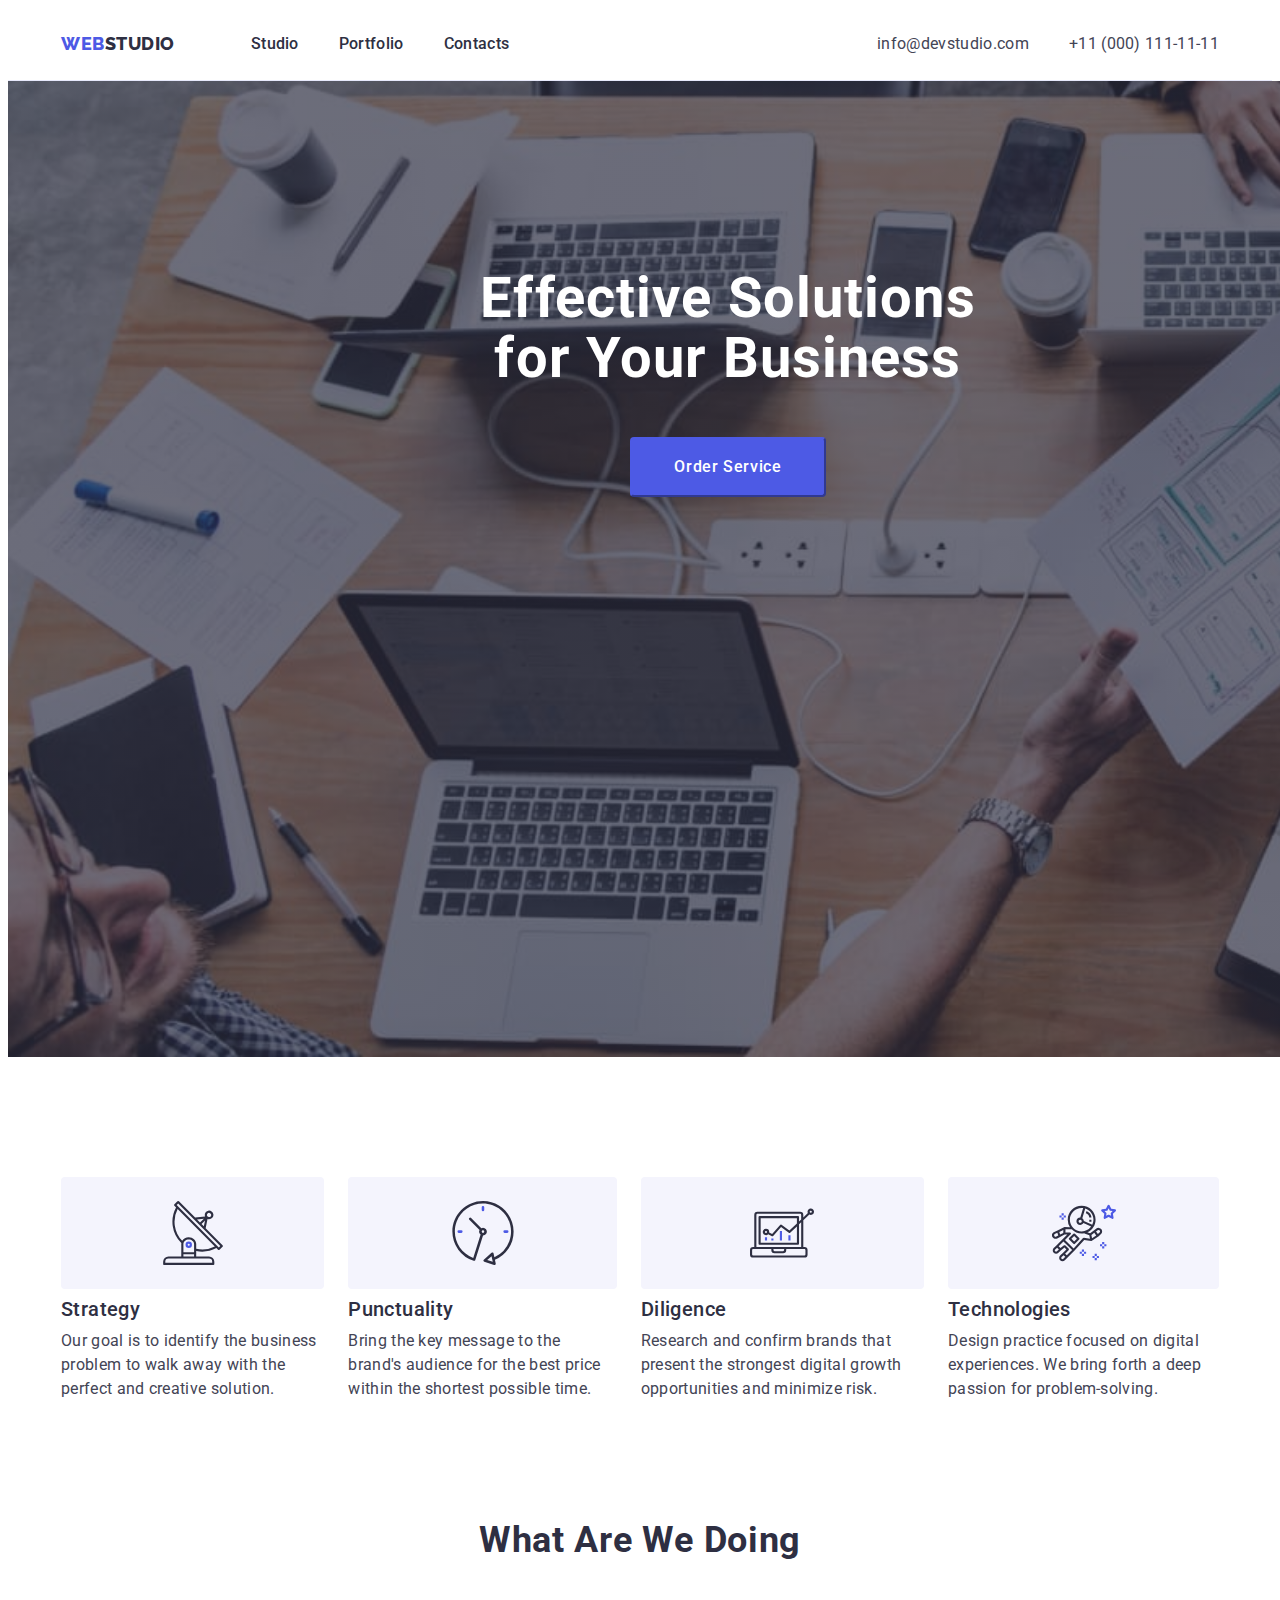
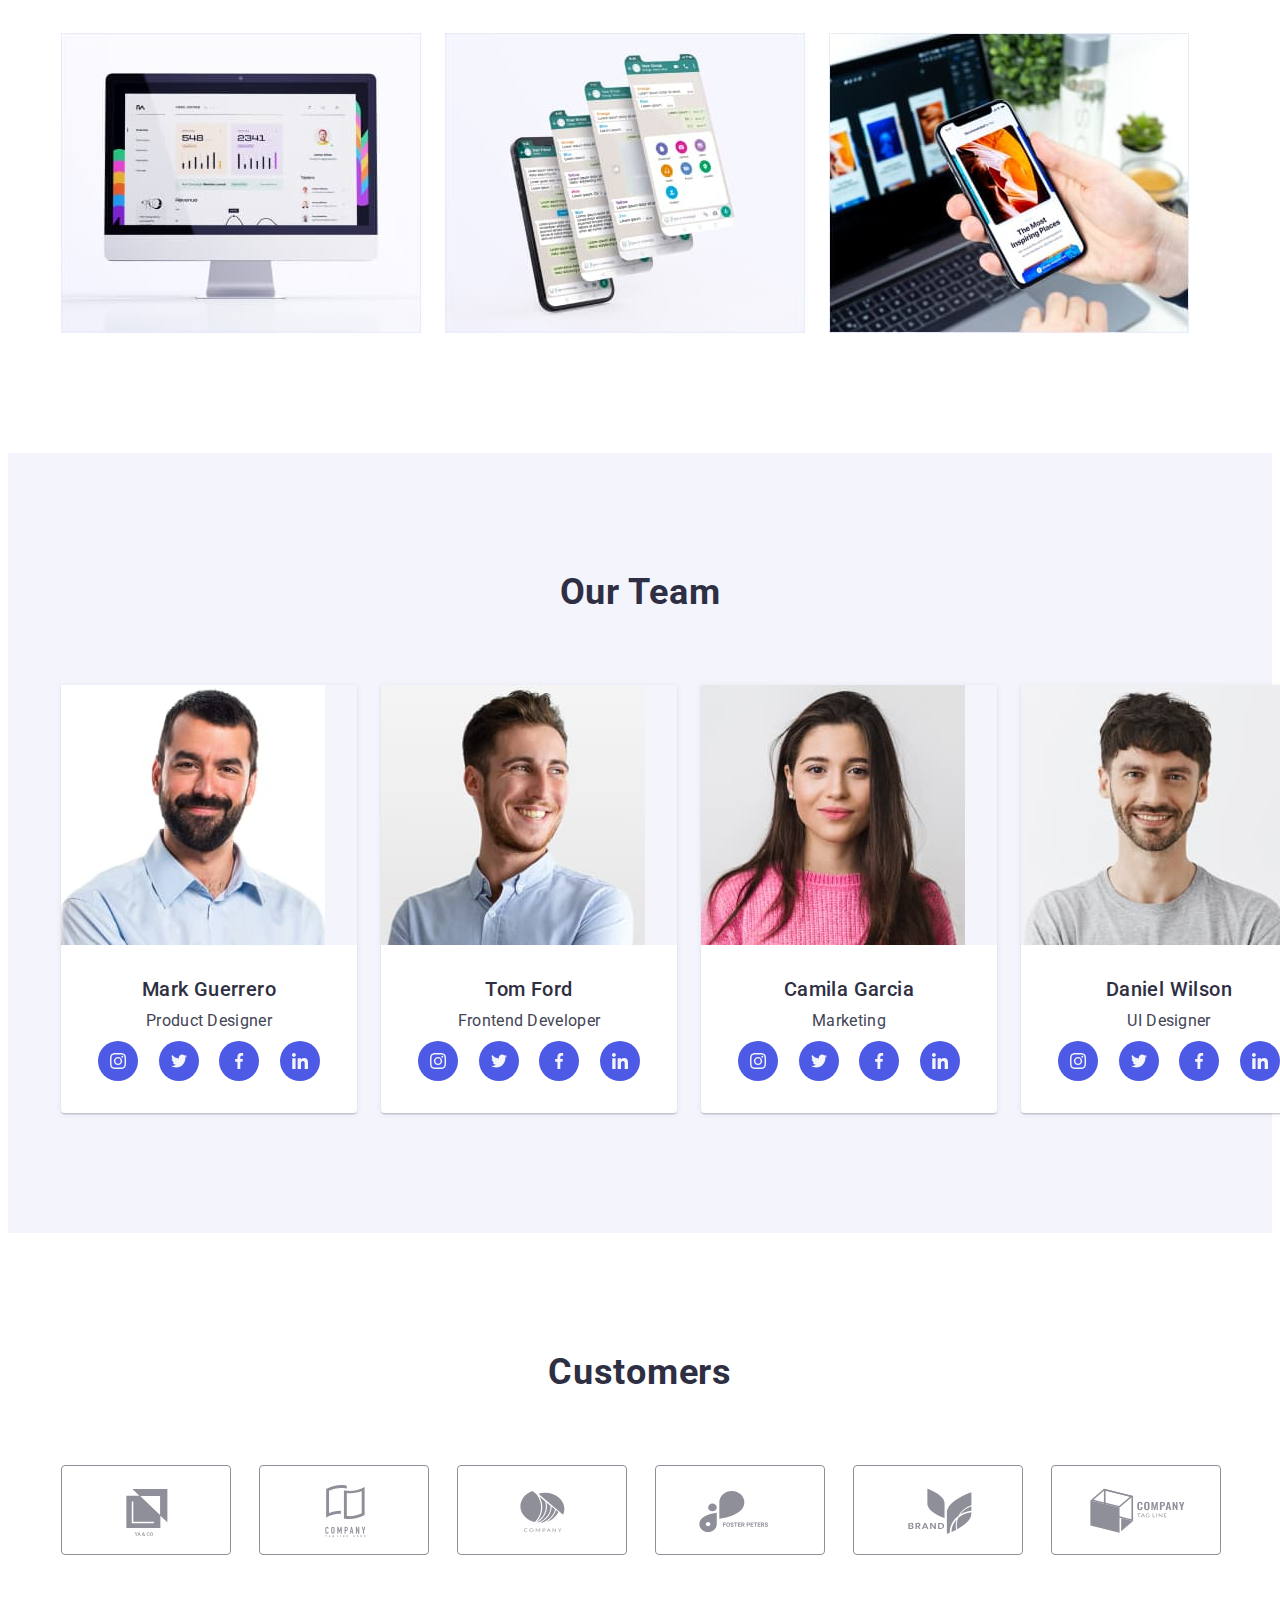
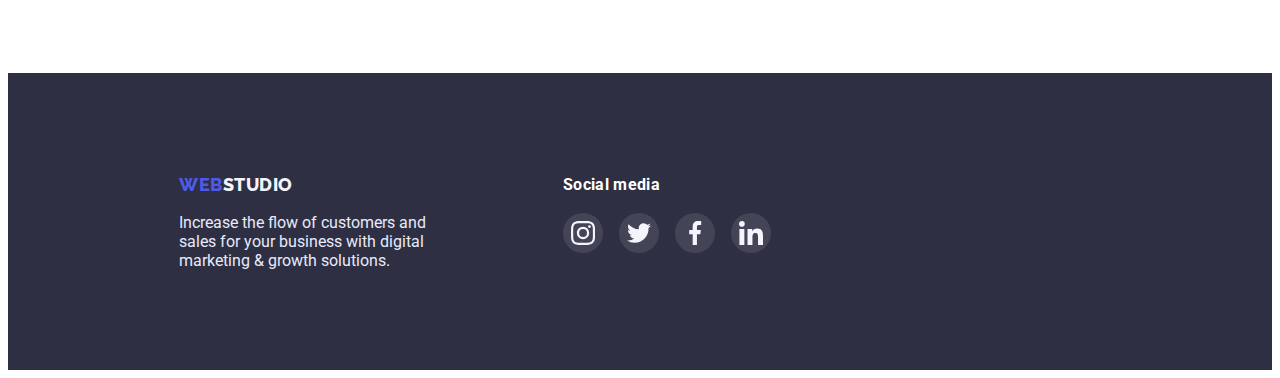
<file: index.html>
<!DOCTYPE html>
<html lang="en">
	<head>
		<meta charset="UTF-8" />
		<meta http-equiv="X-UA-Compatible" content="IE=edge" />
		<meta name="viewport" content="width=device-width, initial-scale=1.0" />
		<title>WebStudio</title>
		<link rel="preconnect" href="https://fonts.googleapis.com" />
		<link rel="preconnect" href="https://fonts.gstatic.com" crossorigin />
		<link
			href="https://fonts.googleapis.com/css2?family=Raleway:wght@800&family=Roboto:wght@400;500;700;900&display=swap"
			rel="stylesheet"
		/>
		<link
			rel="stylesheet"
			href="https://cdnjs.cloudflare.com/ajax/libs/modern-normalize/1.1.0/modern-normalize.min.css"
			integrity="sha512-wpPYUAdjBVSE4KJnH1VR1HeZfpl1ub8YT/NKx4PuQ5NmX2tKuGu6U/JRp5y+Y8XG2tV+wKQpNHVUX03MfMFn9Q=="
			crossorigin="anonymous"
			referrerpolicy="no-referrer"
		/>
		<link rel="stylesheet" href="./css/styles.css" />
	</head>
	<body>
		<header class="header">
			<div class="container header-content">
				<nav class="header-navigation">
					<a href="./index.html" class="header-logo link logo"><span>Web</span>Studio</a>
					<ul class="header-list list">
						<li class="header-item"><a href="" class="header-link link">Studio</a></li>
						<li class="header-item"><a href="./portfolio.html" class="header-link link">Portfolio</a></li>
						<li class="header-item"><a href="" class="header-link link">Contacts</a></li>
					</ul>
				</nav>

				<!-- Contacts -->
				<address class="header-adress">
					<ul class="header-adress-list list">
						<li><a href="mailto:info@devstudio.com" class="header-mail link">info@devstudio.com</a></li>

						<li><a href="tel:+110001111111" class="header-tel link">+11 (000) 111-11-11</a></li>
					</ul>
				</address>
			</div>
		</header>

		<main>
			<!-- Hero section-->
			<section class="hero">
				<div class="container hero-content">
					<h1 class="hero-title">Effective Solutions for Your Business</h1>
					<button type="button" class="hero-btn btn">Order Service</button>
				</div>
			</section>

			<!-- Our advantages -->

			<section class="advantages section">
				<div class="container">
					<h2 class="visually-hidden">Advantages</h2>
					<ul class="advantages-list list">
						<li class="advantages-item">
							<div class="advantages-content">
								<svg class="advantages-icons">
									<use href="./images/icons.svg#icon-antenna"></use>
								</svg>
							</div>
							<h3 class="advantages-title title">Strategy</h3>
							<p class="advantages-subtitle subtitle">
								Our goal is to identify the business problem to walk away with the perfect and creative solution.
							</p>
						</li>
						<li class="advantages-item">
							<div class="advantages-content">
								<svg class="advantages-icons">
									<use href="./images/icons.svg#icon-clock"></use></svg
							></div>
							<h3 class="advantages-title title">Punctuality</h3>
							<p class="advantages-subtitle subtitle">
								Bring the key message to the brand's audience for the best price within the shortest possible time.
							</p>
						</li>
						<li class="advantages-item">
							<div class="advantages-content">
								<svg class="advantages-icons">
									<use href="./images/icons.svg#icon-diagram"></use></svg
							></div>
							<h3 class="advantages-title title">Diligence</h3>
							<p class="advantages-subtitle subtitle">
								Research and confirm brands that present the strongest digital growth opportunities and minimize risk.
							</p>
						</li>
						<li class="advantages-item">
							<div class="advantages-content">
								<svg class="advantages-icons">
									<use href="./images/icons.svg#icon-astronaut"></use></svg
							></div>
							<h3 class="advantages-title title">Technologies</h3>
							<p class="advantages-subtitle subtitle subtitle">
								Design practice focused on digital experiences. We bring forth a deep passion for problem-solving.
							</p>
						</li>
					</ul>
				</div>
			</section>

			<!-- What are we doing -->
			<section class="services section">
				<div class="container">
					<h2 class="services-title">What are we doing</h2>
					<ul class="services-list list">
						<li class="services-item">
							<img src="./images/img1.jpg" alt="computer photo" width="360" />
						</li>
						<li class="services-item">
							<img src="./images/img2.jpg" alt="smartphone photo" width="360" />
						</li>
						<li class="services-item">
							<img src="./images/img3.jpg" alt="smartphone and komputer" width="360" />
						</li>
					</ul>
				</div>
			</section>
			<!-- Our team -->
			<section class="team section">
				<div class="container">
					<h2 class="team-title">Our Team</h2>
					<ul class="team-list list">
						<li class="team-item">
							<img src="./images/img4.jpg" alt="Mark Guerrero" width="264" />

							<div class="team-content">
								<h3 class="team-name title">Mark Guerrero</h3>
								<p class="team-post subtitle">Product Designer</p>
								<div class="team-icons">
									<ul class="social-media-list list">
										<li
											><a href="https://www.instagram.com/" class="team-bg-icons">
												<svg class="social-media-item" width="16" height="16">
													<use href="./images/icons.svg#icon-instagram"></use></svg
											></a>
										</li>
										<li
											><a href="https://twitter.com/" class="team-bg-icons">
												<svg class="social-media-item" width="16" height="16">
													<use href="./images/icons.svg#icon-twitter"></use></svg
											></a>
										</li>
										<li
											><a href="https://www.facebook.com/" class="team-bg-icons">
												<svg class="social-media-item" width="16" height="16">
													<use href="./images/icons.svg#icon-facebook"></use></svg
											></a>
										</li>
										<li
											><a href="https://www.linkedin.com/" class="team-bg-icons">
												<svg class="social-media-item" width="16" height="16">
													<use href="./images/icons.svg#icon-linkedin"></use></svg
											></a>
										</li>
									</ul>
								</div>
							</div>
						</li>
						<li class="team-item">
							<img src="./images/img5.jpg" alt="Tom Ford" width="264" />
							<div class="team-content">
								<h3 class="team-name title">Tom Ford</h3>
								<p class="team-post subtitle">Frontend Developer</p
								><div class="team-icons">
									<ul class="social-media-list list">
										<li
											><a href="https://www.instagram.com/" class="team-bg-icons">
												<svg class="social-media-item" width="16" height="16">
													<use href="./images/icons.svg#icon-instagram"></use></svg
											></a>
										</li>
										<li
											><a href="https://twitter.com/" class="team-bg-icons">
												<svg class="social-media-item" width="16" height="16">
													<use href="./images/icons.svg#icon-twitter"></use></svg
											></a>
										</li>
										<li
											><a href="https://www.facebook.com/" class="team-bg-icons">
												<svg class="social-media-item" width="16" height="16">
													<use href="./images/icons.svg#icon-facebook"></use></svg
											></a>
										</li>
										<li
											><a href="https://www.linkedin.com/" class="team-bg-icons">
												<svg class="social-media-item" width="16" height="16">
													<use href="./images/icons.svg#icon-linkedin"></use></svg
											></a>
										</li>
									</ul> </div
							></div>
						</li>
						<li class="team-item">
							<img src="./images/img6.jpg" alt="Camila Garcia" width="264" />
							<div class="team-content">
								<h3 class="team-name title">Camila Garcia</h3>
								<p class="team-post subtitle">Marketing</p
								><div class="team-icons">
									<ul class="social-media-list list">
										<li
											><a href="https://www.instagram.com/" class="team-bg-icons">
												<svg class="social-media-item" width="16" height="16">
													<use href="./images/icons.svg#icon-instagram"></use></svg
											></a>
										</li>
										<li
											><a href="https://twitter.com/" class="team-bg-icons">
												<svg class="social-media-item" width="16" height="16">
													<use href="./images/icons.svg#icon-twitter"></use></svg
											></a>
										</li>
										<li
											><a href="https://www.facebook.com/" class="team-bg-icons">
												<svg class="social-media-item" width="16" height="16">
													<use href="./images/icons.svg#icon-facebook"></use></svg
											></a>
										</li>
										<li
											><a href="https://www.linkedin.com/" class="team-bg-icons">
												<svg class="social-media-item" width="16" height="16">
													<use href="./images/icons.svg#icon-linkedin"></use></svg
											></a>
										</li>
									</ul> </div
							></div>
						</li>
						<li class="team-item">
							<img src="./images/img7.jpg" alt="Daniel Wilson" width="264" />
							<div class="team-content">
								<h3 class="team-name title">Daniel Wilson</h3>
								<p class="team-post subtitle">UI Designer</p
								><div class="team-icons">
									<ul class="social-media-list list">
										<li
											><a href="https://www.instagram.com/" class="team-bg-icons">
												<svg class="social-media-item" width="16" height="16">
													<use href="./images/icons.svg#icon-instagram"></use></svg
											></a>
										</li>
										<li
											><a href="https://twitter.com/" class="team-bg-icons">
												<svg class="social-media-item" width="16" height="16">
													<use href="./images/icons.svg#icon-twitter"></use></svg
											></a>
										</li>
										<li
											><a href="https://www.facebook.com/" class="team-bg-icons">
												<svg class="social-media-item" width="16" height="16">
													<use href="./images/icons.svg#icon-facebook"></use></svg
											></a>
										</li>
										<li
											><a href="https://www.linkedin.com/" class="team-bg-icons">
												<svg class="social-media-item" width="16" height="16">
													<use href="./images/icons.svg#icon-linkedin"></use></svg
											></a>
										</li>
									</ul> </div
							></div>
						</li>
					</ul>
				</div>
			</section>
			<!-- Customers -->
			<section class="section">
				<div class="container">
					<h2 class="clients-title">Customers</h2>
					<ul class="cliets-list list">
						<li class="clients-item">
							<a href="/" class="clients-link link">
								<svg class="clients-icon" width="41" height="47">
									<use href="./images/icons.svg#icon-company1"></use>
								</svg>
							</a>
						</li>
						<li class="clients-item">
							<a href="/" class="clients-link link">
								<svg class="clients-icon" width="40" height="52">
									<use href="./images/icons.svg#icon-company2"></use>
								</svg>
							</a>
						</li>
						<li class="clients-item">
							<a href="/" class="clients-link link">
								<svg class="clients-icon" width="44" height="41">
									<use href="./images/icons.svg#icon-company3"></use>
								</svg>
							</a>
						</li>
						<li class="clients-item">
							<a href="/" class="clients-link link">
								<svg class="clients-icon" width="104" height="56">
									<use href="./images/icons.svg#icon-company4"></use>
								</svg>
							</a>
						</li>
						<li class="clients-item">
							<a href="/" class="clients-link link">
								<svg class="clients-icon" width="63" height="45">
									<use href="./images/icons.svg#icon-company5"></use>
								</svg>
							</a>
						</li>
						<li class="clients-item">
							<a href="/" class="clients-link link">
								<svg class="clients-icon" width="94" height="45">
									<use href="./images/icons.svg#icon-company6"></use>
								</svg>
							</a>
						</li>
					</ul>
				</div>
			</section>
		</main>
		<footer class="footer">
			<div class="container">
				<div class="footer-content">
					<div
						><a href="./index.html" class="footer-logo link logo"><span>Web</span>Studio</a>
						<p class="footer-text">
							Increase the flow of customers and sales for your business with digital marketing & growth solutions.
						</p>
					</div>
					<div class="footer-social-media"
						><p class="footer-subtitle"><b>Social media</b></p>
						<ul class="footer-icons-list list">
							<li class="footer-item">
								<a href="https://www.instagram.com/" class="footer-link">
									<svg class="social-media-item" width="24" height="24">
										<use href="./images/icons.svg#icon-instagram"></use>
									</svg>
								</a>
							</li>
							<li>
								<a href="https://twitter.com/" class="footer-link">
									<svg class="social-media-item" width="24" height="24">
										<use href="./images/icons.svg#icon-twitter"></use>
									</svg>
								</a>
							</li>
							<li class="footer-item">
								<a href="https://www.facebook.com/" class="footer-link">
									<svg class="social-media-item" width="24" height="24">
										<use href="./images/icons.svg#icon-facebook"></use>
									</svg>
								</a>
							</li>
							<li class="footer-item">
								<a href="https://www.linkedin.com/" class="footer-link">
									<svg class="social-media-item" width="24" height="24">
										<use href="./images/icons.svg#icon-linkedin"></use>
									</svg>
								</a>
							</li> </ul
					></div>
				</div>
			</div>
		</footer>
	</body>
</html>
</file>
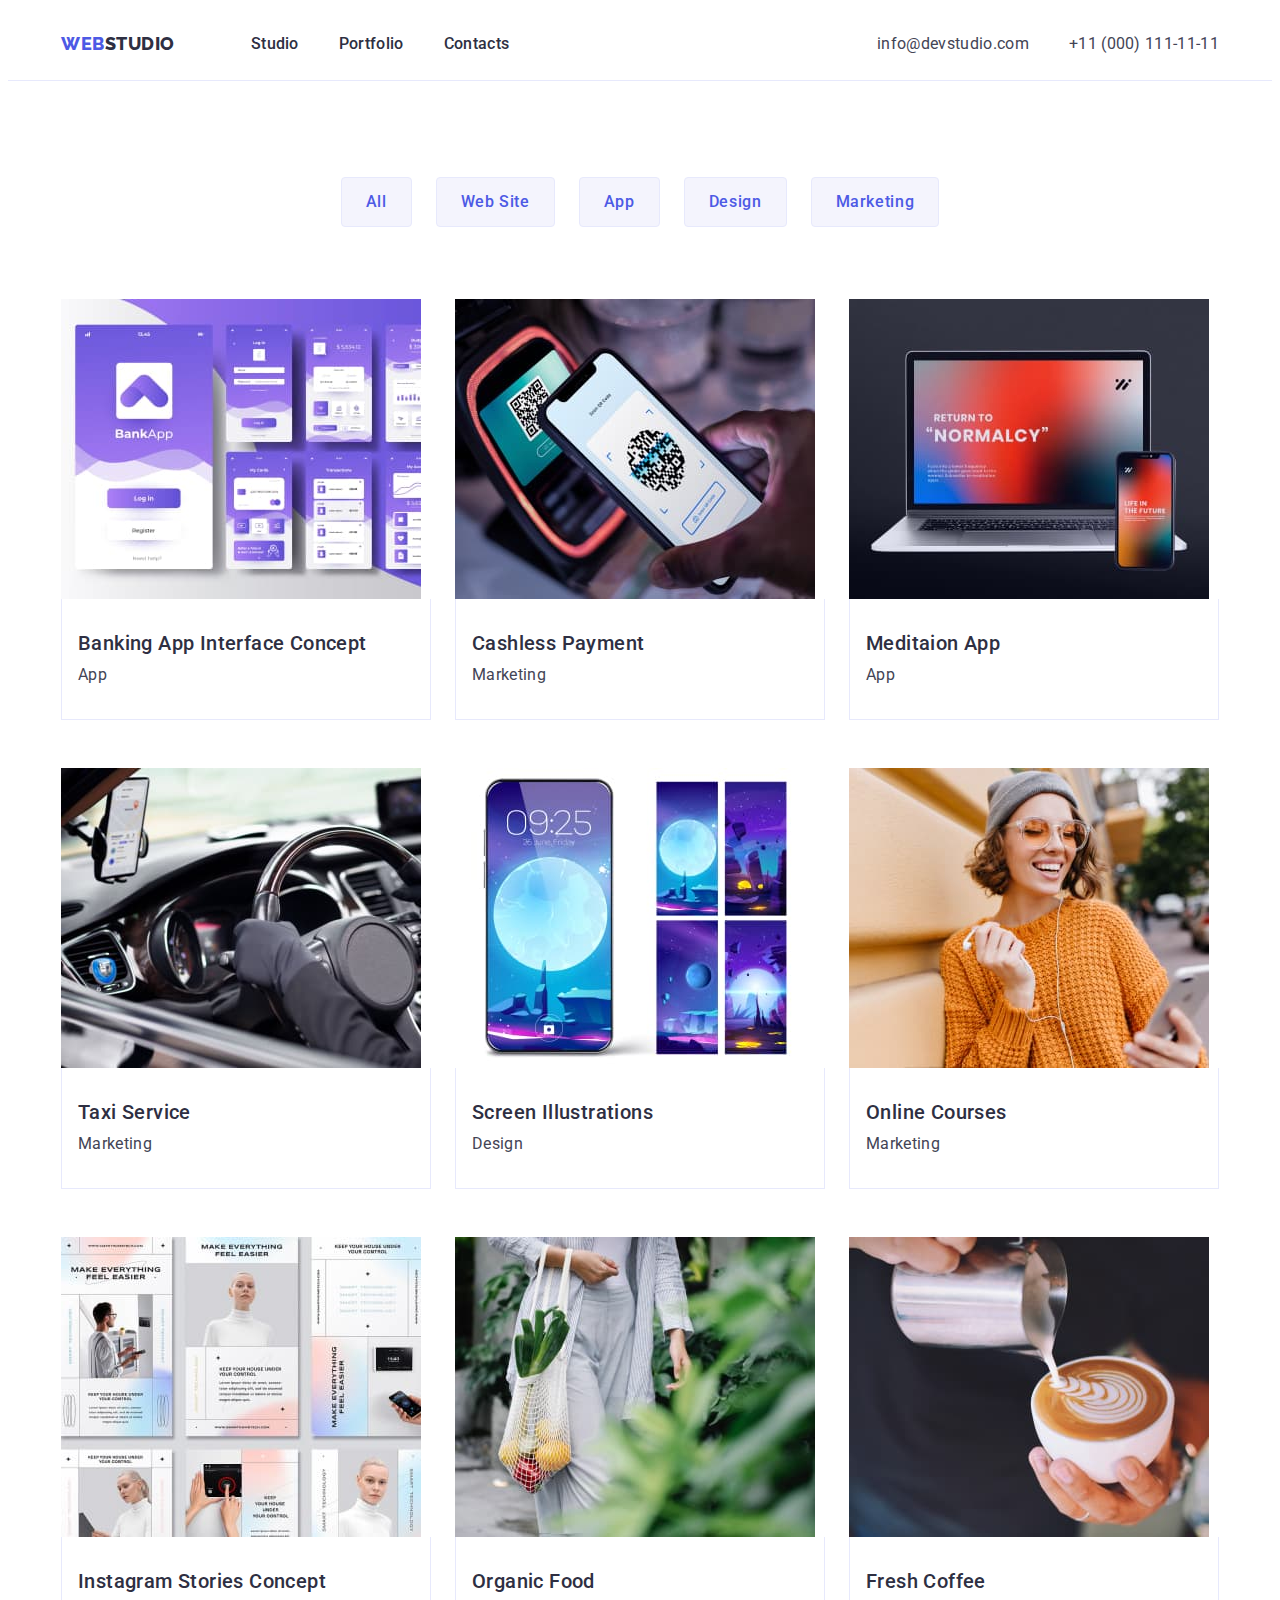
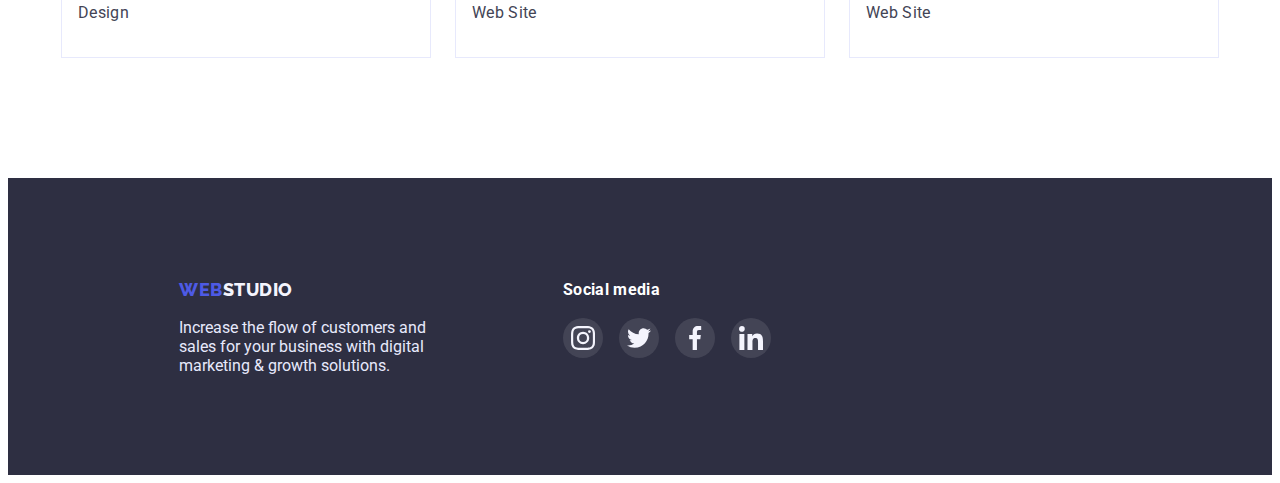
<file: portfolio.html>
<!DOCTYPE html>
<html lang="en">
	<head>
		<meta charset="UTF-8" />
		<meta http-equiv="X-UA-Compatible" content="IE=edge" />
		<meta name="viewport" content="width=device-width, initial-scale=1.0" />
		<title>Portfolio</title>
		<link rel="preconnect" href="https://fonts.googleapis.com" />
		<link rel="preconnect" href="https://fonts.gstatic.com" crossorigin />
		<link
			href="https://fonts.googleapis.com/css2?family=Raleway:wght@800&family=Roboto:wght@400;500;700;900&display=swap"
			rel="stylesheet"
		/>
		<link
			rel="stylesheet"
			href="https://cdnjs.cloudflare.com/ajax/libs/modern-normalize/1.1.0/modern-normalize.min.css"
			integrity="sha512-wpPYUAdjBVSE4KJnH1VR1HeZfpl1ub8YT/NKx4PuQ5NmX2tKuGu6U/JRp5y+Y8XG2tV+wKQpNHVUX03MfMFn9Q=="
			crossorigin="anonymous"
			referrerpolicy="no-referrer"
		/>
		<link rel="stylesheet" href="./css/styles.css" />
	</head>
	<body>
		<header class="header">
			<div class="container">
				<div class="header-content">
					<nav class="header-navigation">
						<a href="./index.html" class="header-logo link logo"><span>Web</span>Studio</a>
						<ul class="header-list list">
							<li class="header-item"><a href="./index.html" class="header-link link">Studio</a></li>
							<li class="header-item"><a href="" class="header-link link">Portfolio</a></li>
							<li class="header-item"><a href="" class="header-link link">Contacts</a></li>
						</ul>
					</nav>

					<!-- Contacts -->
					<address class="header-adress">
						<ul class="header-adress-list list">
							<li><a href="mailto:info@devstudio.com" class="header-mail link">info@devstudio.com</a></li>

							<li><a href="tel:+110001111111" class="header-tel link">+11 (000) 111-11-11</a></li>
						</ul>
					</address>
				</div>
			</div>
		</header>
		<main>
			<section class="portfolio section">
				<!-- Portfolio  -->
				<div class="container">
					<h1 class="visually-hidden">Portfolio</h1>
					<ul class="filtr-list list">
						<li class="filtr-item"><button type="button" class="filtr-btn btn">All</button></li>
						<li class="filtr-item"><button type="button" class="filtr-btn btn">Web Site</button></li>
						<li class="filtr-item"><button type="button" class="filtr-btn btn">App</button></li>
						<li class="filtr-item"><button type="button" class="filtr-btn btn">Design</button></li>
						<li class="filtr-item"><button type="button" class="filtr-btn btn">Marketing</button></li>
					</ul>
					<ul class="portfolio-list list">
						<li class="portfolio-item"
							><a href="/" class="portfolio-link link"
								><img src="./images/portfolio1.jpg" alt="Banking App Interface Concept" width="360" height="300" />
								<div class="portfolio-list-kontent">
									<h2 class="portfolio-title title">Banking App Interface Concept</h2>
									<p class="portfolio-subtitle subtitle">App</p>
								</div></a
							>
						</li>
						<li class="portfolio-item"
							><a href="/" class="portfolio-link link"
								><img src="./images/portfolio2.jpg" alt="Cashless Payment" width="360" height="300" />
								<div class="portfolio-list-kontent">
									<h2 class="portfolio-title title">Cashless Payment</h2>
									<p class="portfolio-subtitle subtitle">Marketing</p></div
								></a
							>
						</li>
						<li class="portfolio-item"
							><a href="/" class="portfolio-link link"
								><img src="./images/portfolio3.jpg" alt="Meditaion App" width="360" height="300" />
								<div class="portfolio-list-kontent">
									<h2 class="portfolio-title title">Meditaion App</h2>
									<p class="portfolio-subtitle subtitle">App</p></div
								></a
							>
						</li>
						<li class="portfolio-item"
							><a href="/" class="portfolio-link link"
								><img src="./images/portfolio4.jpg" alt="Taxi Service" width="360" height="300" />
								<div class="portfolio-list-kontent">
									<h2 class="portfolio-title title">Taxi Service</h2>
									<p class="portfolio-subtitle subtitle">Marketing</p></div
								></a
							>
						</li>
						<li class="portfolio-item"
							><a href="/" class="portfolio-link link"
								><img src="./images/portfolio5.jpg" alt="Screen Illustrations" width="360" height="300" />
								<div class="portfolio-list-kontent">
									<h2 class="portfolio-title title">Screen Illustrations</h2>
									<p class="portfolio-subtitle subtitle">Design</p></div
								></a
							>
						</li>
						<li class="portfolio-item"
							><a href="/" class="portfolio-link link"
								><img src="./images/portfolio6.jpg" alt="Online Courses" width="360" height="300" />
								<div class="portfolio-list-kontent">
									<h2 class="portfolio-title title">Online Courses</h2>
									<p class="portfolio-subtitle subtitle">Marketing</p></div
								></a
							>
						</li>
						<li class="portfolio-item"
							><a href="/" class="portfolio-link link"
								><img src="./images/portfolio7.jpg" alt="Instagram Stories Concept" width="360" height="300" />
								<div class="portfolio-list-kontent">
									<h2 class="portfolio-title title">Instagram Stories Concept</h2>
									<p class="portfolio-subtitle subtitle">Design</p></div
								></a
							>
						</li>
						<li class="portfolio-item"
							><a href="/" class="portfolio-link link"
								><img src="./images/portfolio8.jpg" alt="Organic Food" width="360" height="300" />
								<div class="portfolio-list-kontent">
									<h2 class="portfolio-title title">Organic Food</h2>
									<p class="portfolio-subtitle subtitle">Web Site</p></div
								></a
							>
						</li>
						<li class="portfolio-item"
							><a href="/" class="portfolio-link link"
								><img src="./images/portfolio9.jpg" alt="Fresh Coffee" width="360" height="300" />
								<div class="portfolio-list-kontent">
									<h2 class="portfolio-title title">Fresh Coffee</h2>
									<p class="portfolio-subtitle subtitle">Web Site</p></div
								></a
							>
						</li>
					</ul>
				</div>
			</section>
		</main>
		<footer class="footer">
			<div class="container">
				<div class="footer-content">
					<div
						><a href="./index.html" class="footer-logo link logo"><span>Web</span>Studio</a>
						<p class="footer-text">
							Increase the flow of customers and sales for your business with digital marketing & growth solutions.
						</p>
					</div>
					<div class="footer-social-media"
						><p class="footer-subtitle"><b>Social media</b></p>
						<ul class="footer-icons-list list">
							<li class="footer-item">
								<a href="https://www.instagram.com/" class="footer-link">
									<svg class="social-media-item" width="24" height="24">
										<use href="./images/icons.svg#icon-instagram"></use>
									</svg>
								</a>
							</li>
							<li>
								<a href="https://twitter.com/" class="footer-link">
									<svg class="social-media-item" width="24" height="24">
										<use href="./images/icons.svg#icon-twitter"></use>
									</svg>
								</a>
							</li>
							<li class="footer-item">
								<a href="https://www.facebook.com/" class="footer-link">
									<svg class="social-media-item" width="24" height="24">
										<use href="./images/icons.svg#icon-facebook"></use>
									</svg>
								</a>
							</li>
							<li class="footer-item">
								<a href="https://www.linkedin.com/" class="footer-link">
									<svg class="social-media-item" width="24" height="24">
										<use href="./images/icons.svg#icon-linkedin"></use>
									</svg>
								</a>
							</li> </ul
					></div>
				</div>
			</div>
		</footer>
	</body>
</html>
</file>
<file: css/styles.css>
:root {
	--main-title-color: #2e2f42;
	--main-accent-color: #404bbf;
	--secondary-accent-color: #4d5ae5;
	--background-color-gray: #2e2f42;
	--secondary-title-color: #2e2f42;
	--main-color-hero: #ffffff;
	--background-btn: #e7e9fc;
	--section-team-background: #f4f4fd;
	--footer-logo: #f4f4fd;
	--footer-text: #e7e9fc;
	--btn-hover-focus: #ffffff;
	--background-btn-filtr: #f4f4fd;
	--border-portfolio-items: #e7e9fc;
	--icons-color: #8e8f99;
	--bg-icons-footer: rgba(255, 255, 255, 0.1);
	--bg-hover-icons-footer: #31d0aa;
	--text-main: #434455;
}
h1,
h2,
h3,
h4,
h5,
h6,
p {
	margin: 0;
}
ul {
	margin: 0;
	padding: 0;
}
img {
	display: block;
	max-width: 100%;
	height: auto;
}
body {
	font-family: "Roboto", sans-serif;
	font-size: 16px;
	color: #434455;
}

/* ----------------------------Common classes--------------------------- */

.container {
	width: 1158px;
	margin: 0 auto;
	padding: 0 15px;
	/* outline: 1px solid teal; */
}
.section {
	padding: 120px 0;
}
.list {
	list-style: none;
}
.link {
	text-decoration: none;
}
.btn {
	cursor: pointer;
	font-family: inherit;
	font-size: 16px;
	font-weight: 500;
	line-height: 1.5;
	letter-spacing: 0.04em;
}

.logo {
	font-family: "Raleway", sans-serif;
	font-weight: 800;
	font-size: 18px;
	line-height: 1.33;
	letter-spacing: 0.03em;
	text-transform: uppercase;
}
.title {
	font-weight: 500;
	font-size: 20px;
	line-height: 1.2;
	letter-spacing: 0.02em;
}
.visually-hidden {
	position: absolute;
	width: 1px;
	height: 1px;
	margin: -1px;
	border: 0;
	padding: 0;
	white-space: nowrap;
	clip-path: inset(100%);
	clip: rect(0 0 0 0);
	overflow: hidden;
}
.subtitle {
	line-height: 1.5;
	letter-spacing: 0.02em;
}

/* ----------------------------------------------------------------Studio---------------------------------------------------------------- */

/* ----------------------------Header--------------------------- */
.header {
	border-bottom: 1px solid var(--footer-text);
}
.header-content {
	display: flex;
	align-items: center;
}
.header-navigation {
	display: flex;
	align-items: center;

	font-weight: 500;
	line-height: 1.5;
	letter-spacing: 0.02em;
	color: var(--secondary-title-color);
}
.header-logo {
	margin-right: 76px;

	color: var(--secondary-title-color);
}
.header-logo > span {
	color: var(--secondary-accent-color);
}
.header-list {
	display: flex;
	gap: 40px;
}
.header-item {
	padding: 24px 0;
}
.header-link {
	padding: 24px 0;

	font-weight: 500;
	line-height: 1.5;
	letter-spacing: 0.02em;
	color: var(--secondary-title-color);
}
.header-link:hover,
.header-link:focus {
	color: var(--main-accent-color);
}
.header-adress {
	margin-left: auto;
}
.header-adress-list {
	display: flex;
}
.header-mail {
	margin-right: 40px;
}
.header-mail,
.header-tel {
	font-style: normal;
	line-height: 1.5;
	letter-spacing: 0.02em;
	color: inherit;
}
.header-mail:hover,
.header-mail:focus {
	color: var(--main-accent-color);
}
.header-tel:hover,
.header-tel:focus {
	color: var(--main-accent-color);
}
.header-tel {
}

/* ----------------------------Hero--------------------------- */

.hero {
	text-align: center;
}
.hero-content {
	background-color: rgba(46, 47, 66, 0.7);
	padding: 188px 0 188px;
	background-image: linear-gradient(to right, rgba(46, 47, 66, 0.7), rgba(46, 47, 66, 0.7)), url(../images/bg-hero.jpg);

	background-repeat: no-repeat;
	width: 1440px;
	background-size: cover;
	height: 600px;
}
.hero-title {
	width: 496px;
	margin: 0 auto 48px;

	font-weight: 700;
	font-size: 56px;
	line-height: 1.07;
	letter-spacing: 0.02em;
	color: var(--main-color-hero);
}
.hero-btn {
	min-width: 169px;
	padding: 16px 42px;
	border-radius: 4px;
	border-color: var(--secondary-accent-color);

	color: var(--main-color-hero);
	background-color: var(--secondary-accent-color);
}
.hero-btn:hover,
.hero-btn:focus {
	background-color: var(--main-accent-color);
	border-color: var(--main-accent-color);
}

/* ----------------------------Our advantages--------------------------- */

.advantages {
}
.advantages-list {
	display: flex;
}
.advantages-item {
	width: calc((100% -72px) / 4);
}
.advantages-item:not(:last-child) {
	margin-right: 24px;
}
.advantages-title {
	margin-bottom: 8px;

	color: var(--main-title-color);
}
.advantages-subtitle {
}
.advantages-content {
	display: flex;
	justify-content: center;
	align-items: center;
	background: var(--section-team-background);
	border-radius: 4px;
	margin-bottom: 8px;
	/* padding: 24px 100px; */

	height: 112px;
}

.advantages-icons {
	width: 64px;
	height: 64px;
}

/* ----------------------------What are we doiing--------------------------- */

.services {
	padding-top: 0;
}
.services-title {
	margin-bottom: 72px;

	font-weight: 700;
	font-size: 36px;
	line-height: 1.11;
	text-align: center;
	letter-spacing: 0.02em;
	text-transform: capitalize;
	color: var(--main-title-color);
}
.services-list {
	display: flex;
}
.services-item {
	width: calc((100% -48px) / 3);
}
.services-item:not(:last-child) {
	margin-right: 24px;
}

/* ----------------------------Our team--------------------------- */

.team {
	background-color: var(--section-team-background);
}
.team-title {
	margin-bottom: 72px;

	font-weight: 700;
	font-size: 36px;
	line-height: 1.11;
	text-align: center;
	letter-spacing: 0.02em;
	text-transform: capitalize;
	color: var(--main-title-color);
}
.team-list {
	display: flex;
}
.team-item {
	border-radius: 0px 0px 4px 4px;
	box-shadow: 0px 1px 6px rgba(46, 47, 66, 0.08), 0px 1px 1px rgba(46, 47, 66, 0.16), 0px 2px 1px rgba(46, 47, 66, 0.08);
	width: calc((100% -72xp) / 4);
}
.team-item:not(:last-child) {
	margin-right: 24px;
}
.team-name {
	margin-bottom: 8px;

	color: var(--main-title-color);
}
.team-post {
	margin-bottom: 8px;
}
.team-content {
	padding: 32px 16px;
	width: 264px;
	border-radius: 0px 0px 4px 4px;

	text-align: center;
	background-color: var(--main-color-hero);
}
.social-media-list {
	display: flex;
	justify-content: space-evenly;
}

.team-bg-icons {
	display: flex;
	width: 40px;
	height: 40px;
	background-color: var(--secondary-accent-color);
	border-radius: 50%;
	align-items: center;
	justify-content: center;
}
.team-bg-icons:hover,
.team-bg-icons:focus {
	background-color: var(--main-accent-color);
}
.social-media-item {
	align-items: center;
}
/* ----------------------------Customers--------------------------- */
.clients-title {
	margin-bottom: 72px;

	font-weight: 700;
	font-size: 36px;
	line-height: 1.11;
	text-align: center;
	letter-spacing: 0.02em;
	text-transform: capitalize;
	color: var(--main-title-color);
}
.cliets-list {
	display: flex;
	justify-content: space-between;
	align-items: center;
}

.clients-item {
	width: 168px;
	height: 88px;
}
.clients-link {
	display: flex;
	width: 100%;
	height: 100%;
	justify-content: center;
	align-items: center;
	color: var(--icons-color);

	border: 1px solid var(--icons-color);
	border-radius: 4px;
}
.clients-link:hover,
.clients-link:focus {
	border-color: var(--main-accent-color);
	color: var(--main-accent-color);
}

.clients-icon {
	width: 104px;
	height: 56px;
	fill: currentColor;
}

/* ----------------------------Footer--------------------------- */

.footer {
	padding: 100px 156px;

	background: var(--background-color-gray);
}
.footer-text {
	max-width: 264px;

	color: var(--footer-text);
}
.footer-logo {
	display: block;
	margin-bottom: 16px;

	font-family: "Raleway", sans-serif;
	font-weight: 800;
	font-size: 18px;
	line-height: 1.33;
	letter-spacing: 0.03em;
	text-transform: uppercase;
	color: var(--footer-logo);
}
.footer-logo > span {
	color: var(--secondary-accent-color);
}

.footer-subtitle {
	margin-bottom: 16px;
	line-height: 1.5;
	letter-spacing: 0.02em;

	color: var(--main-color-hero);
}

.footer-content {
	display: flex;
}
.footer-social {
}
.footer-icons-list {
	min-width: 208px;
	display: flex;
	justify-content: space-between;
}
.footer-item {
}
.footer-link {
	display: flex;
	align-items: center;
	justify-content: center;
	width: 40px;
	height: 40px;
	border-radius: 50%;
	background-color: var(--bg-icons-footer);
}
.footer-link:hover,
.footer-link:focus {
	background-color: var(--bg-hover-icons-footer);
}
.footer-social-media {
	margin-left: 120px;
}
/* ----------------------------------------------------------------/Studio---------------------------------------------------------------- */

/* ----------------------------------------------------------------Portfolio---------------------------------------------------------------- */

.portfolio {
	padding: 96px 0 120px;
}
.filtr-list {
	display: flex;
	margin-bottom: 72px;
	justify-content: center;
}
.filtr-item {
}
.filtr-item:not(:last-child) {
	margin-right: 24px;
}
.filtr-btn {
	padding: 12px 24px;
	border: 1px solid var(--background-btn);
	border-radius: 4px;

	color: var(--secondary-accent-color);
	background-color: var(--background-btn-filtr);
	border: 1px solid #e7e9fc;
	border-radius: 4px;
}
.filtr-btn:hover,
.filtr-btn:focus {
	border: 1px solid var(--main-accent-color);
	border-radius: 4px;
	box-shadow: 0px 3px 1px rgba(0, 0, 0, 0.1), 0px 2px 1px rgba(0, 0, 0, 0.08), 0px 2px 2px rgba(0, 0, 0, 0.12);

	color: var(--btn-hover-focus);
	background-color: var(--main-accent-color);
}
.portfolio-list {
	display: flex;
	flex-wrap: wrap;
}
.portfolio-list-kontent {
	padding: 32px 0 32px 16px;
	border: 1px solid var(--border-portfolio-items);
	border-top: none;
}
.portfolio-link {
	display: block;
}
.portfolio-link:hover,
.portfolio-link:focus {
	box-shadow: 0px 1px 6px rgba(46, 47, 66, 0.08), 0px 1px 1px rgba(46, 47, 66, 0.16), 0px 2px 1px rgba(46, 47, 66, 0.08);
}
.portfolio-item {
	width: calc((100% - 48px) / 3);
}
.portfolio-item:not(:nth-child(3n)) {
	margin-right: 24px;
}
.portfolio-item:not(:nth-child(n + 7)) {
	margin-bottom: 48px;
}
.portfolio-title {
	color: var(--main-title-color);
	margin-bottom: 8px;
}
.portfolio-subtitle {
	color: var(--text-main);
}
</file>
